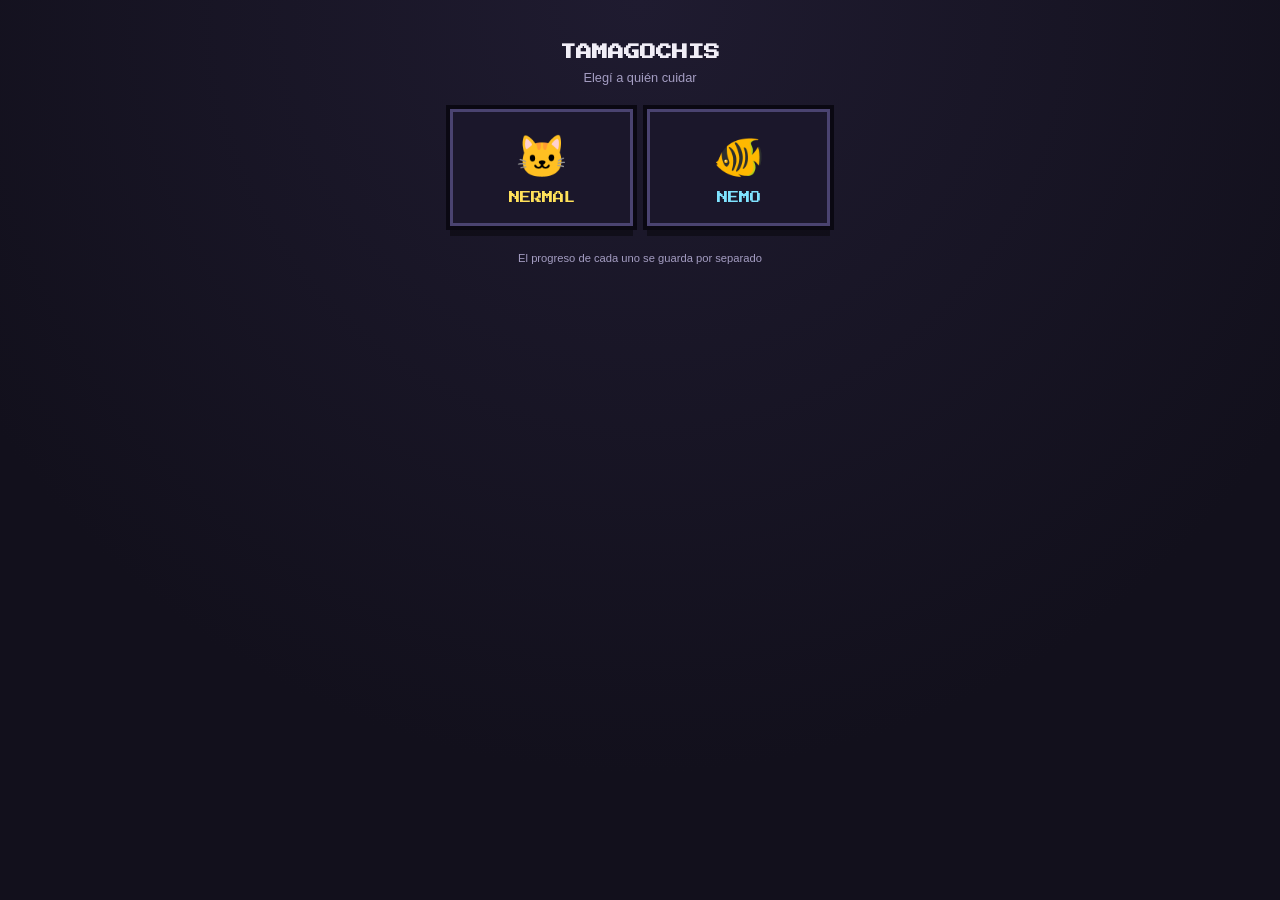
<file: index.html>
<!DOCTYPE html>
<html lang="es">
<head>
<meta charset="UTF-8">
<meta name="viewport" content="width=device-width, initial-scale=1.0">
<title>Tamagochis</title>
<link rel="preconnect" href="https://fonts.googleapis.com">
<link rel="preconnect" href="https://fonts.gstatic.com" crossorigin>
<link href="https://fonts.googleapis.com/css2?family=Press+Start+2P&display=swap" rel="stylesheet">
<link rel="stylesheet" href="common.css">
<style>
  .menu {
    width: 380px;
    max-width: 100%;
    text-align: center;
  }
  .subtitle { margin-bottom: 24px; }
  .cards {
    display: grid;
    grid-template-columns: 1fr 1fr;
    gap: 14px;
  }
  .card {
    display: block;
    text-decoration: none;
    color: var(--text);
    background: var(--shell);
    border: 3px solid var(--shell-border);
    box-shadow: 0 0 0 4px var(--screen), 0 10px 0 rgba(0, 0, 0, 0.4);
    padding: 24px 12px 20px;
    transition: transform 0.1s ease, border-color 0.15s ease;
  }
  .card:hover { border-color: var(--accent); }
  .card:active { transform: translateY(3px); box-shadow: 0 0 0 4px var(--screen), 0 6px 0 rgba(0, 0, 0, 0.4); }
  .card-art {
    font-size: 2.6rem;
    line-height: 1;
    margin-bottom: 14px;
  }
  .card-name {
    font-family: 'Press Start 2P', monospace;
    font-size: 0.7rem;
    color: var(--accent);
  }
  .card-cat { --accent: var(--cat); }
  .card-fish { --accent: var(--fish); }
  .foot {
    margin-top: 26px;
    font-size: 0.7rem;
    color: var(--text-dim);
  }
</style>
</head>
<body>
  <div class="menu">
    <h1>TAMAGOCHIS</h1>
    <div class="subtitle">Elegí a quién cuidar</div>

    <div class="cards">
      <a class="card card-cat" href="cat.html">
        <div class="card-art">🐱</div>
        <div class="card-name">NERMAL</div>
      </a>

      <a class="card card-fish" href="fish.html">
        <div class="card-art">🐠</div>
        <div class="card-name">NEMO</div>
      </a>
    </div>

    <div class="foot">El progreso de cada uno se guarda por separado</div>
  </div>
</body>
</html>
</file>
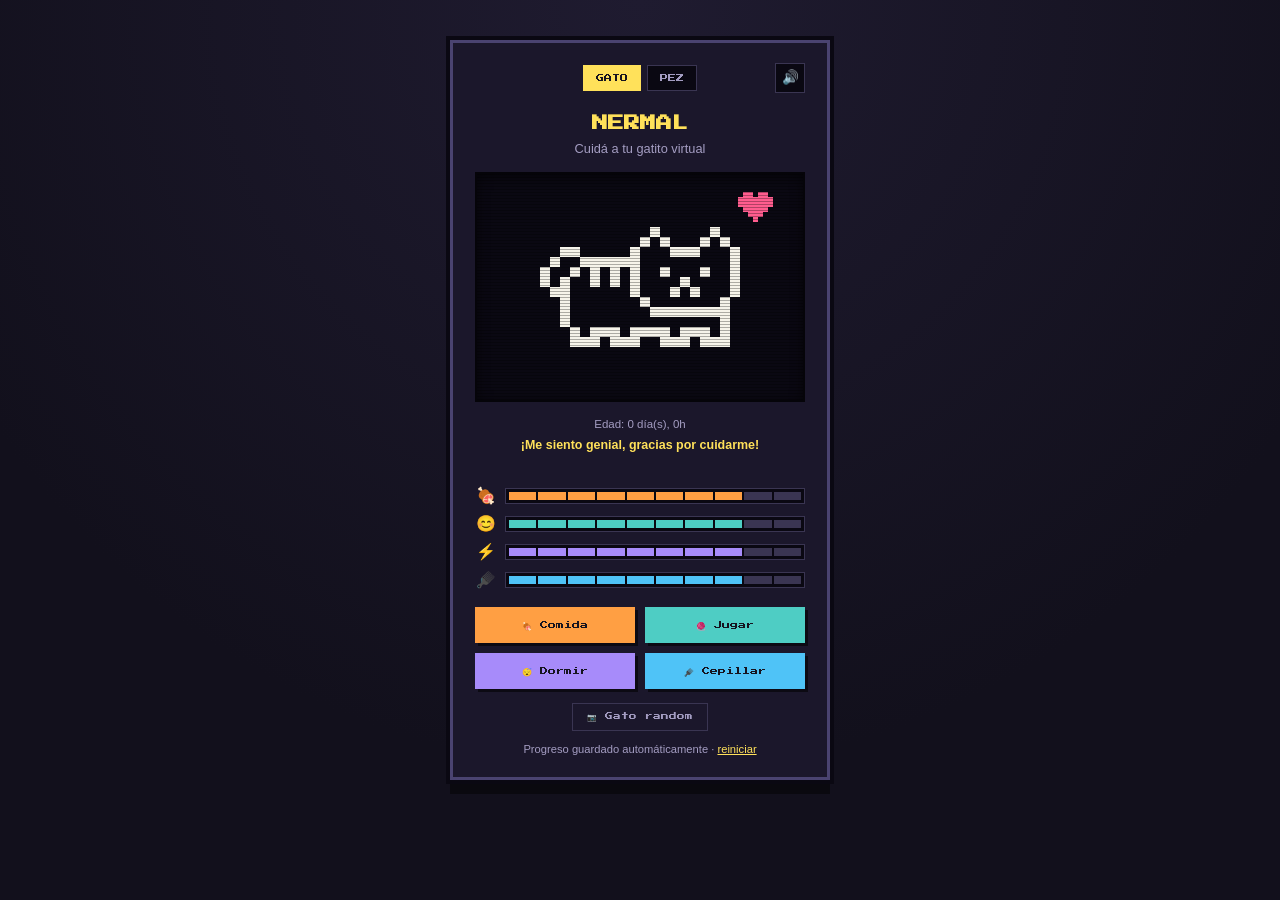
<file: cat.html>
<!DOCTYPE html>
<html lang="es">
<head>
<meta charset="UTF-8">
<meta name="viewport" content="width=device-width, initial-scale=1.0">
<title>Nermal · Tamagochis</title>
<link rel="preconnect" href="https://fonts.googleapis.com">
<link rel="preconnect" href="https://fonts.gstatic.com" crossorigin>
<link href="https://fonts.googleapis.com/css2?family=Press+Start+2P&display=swap" rel="stylesheet">
<link rel="stylesheet" href="common.css">
<style>
  :root { --accent: var(--cat); }
  .stage {
    display: flex;
    align-items: center;
    justify-content: center;
    padding: 18px 10px;
  }
  .cat {
    display: inline-block;
    line-height: 0;
    transition: transform 0.2s ease;
    cursor: pointer;
    user-select: none;
  }
  .cat-canvas {
    display: block;
    image-rendering: pixelated;
  }
  .photo-row {
    margin-bottom: 12px;
  }
  .photo-btn {
    background: transparent;
    border: 1px solid var(--line);
    color: var(--text-dim);
    font-family: 'Press Start 2P', monospace;
    font-size: 0.48rem;
    padding: 8px 14px;
  }
  .photo-btn:hover {
    color: var(--text);
    border-color: var(--accent);
    filter: none;
  }
  .photo-modal {
    position: fixed;
    inset: 0;
    z-index: 50;
    background: rgba(8, 6, 14, 0.82);
    display: flex;
    flex-direction: column;
    align-items: center;
    justify-content: center;
    gap: 18px;
    padding: 20px;
    cursor: pointer;
    animation: modalIn 0.18s ease-out;
  }
  .photo-modal.hidden { display: none; }
  @keyframes modalIn {
    from { opacity: 0; }
    to { opacity: 1; }
  }
  .polaroid {
    background: #f6f3ea;
    padding: 14px 14px 58px;
    box-shadow: 0 20px 45px rgba(0, 0, 0, 0.6);
    transform: rotate(-2deg);
    position: relative;
    animation: polaroidIn 0.28s cubic-bezier(0.2, 1.4, 0.5, 1);
  }
  @keyframes polaroidIn {
    from { transform: rotate(-2deg) scale(0.7); opacity: 0; }
    to { transform: rotate(-2deg) scale(1); opacity: 1; }
  }
  .polaroid-close {
    position: absolute;
    top: -14px;
    right: -14px;
    width: 34px;
    height: 34px;
    padding: 0;
    border: 3px solid #f6f3ea;
    border-radius: 50%;
    background: #e94560;
    color: #fff;
    font-size: 1.25rem;
    font-weight: 700;
    line-height: 1;
    box-shadow: 0 3px 10px rgba(0, 0, 0, 0.5);
    z-index: 2;
  }
  .polaroid-close:hover {
    background: #ff5d78;
    filter: none;
  }
  .polaroid-img {
    display: block;
    width: 260px;
    height: 260px;
    max-width: 68vw;
    max-height: 68vw;
    object-fit: cover;
    background: #ddd8cc;
  }
  .polaroid-img.loading { opacity: 0.25; }
  .polaroid-caption {
    position: absolute;
    left: 14px;
    right: 14px;
    bottom: 28px;
    text-align: center;
    font-family: 'Press Start 2P', monospace;
    font-size: 0.5rem;
    line-height: 1.6;
    color: #6b6486;
  }
  .polaroid-credit {
    position: absolute;
    left: 14px;
    right: 14px;
    bottom: 10px;
    text-align: center;
    font-size: 0.62rem;
    color: #8f89a3;
  }
  .polaroid-credit a { color: inherit; }
  .polaroid-credit a:hover { color: #4a4370; }
  .photo-hint {
    font-size: 0.7rem;
    color: rgba(255, 255, 255, 0.55);
  }
  .cat.bounce { animation: bounce 0.5s ease; }
  .cat.sleep { animation: sway 3s ease-in-out infinite; }
  .cat.sad { animation: shiver 0.4s ease; }
  @keyframes bounce {
    0%, 100% { transform: translateY(0); }
    50% { transform: translateY(-18px); }
  }
  @keyframes sway {
    0%, 100% { transform: rotate(-4deg); }
    50% { transform: rotate(4deg); }
  }
  @keyframes shiver {
    0%, 100% { transform: translateX(0); }
    25% { transform: translateX(-4px); }
    75% { transform: translateX(4px); }
  }
  .emote-canvas {
    position: absolute;
    top: 18px;
    right: 30px;
    image-rendering: pixelated;
    animation: emotePulse 1.6s ease-in-out infinite;
  }
  @keyframes emotePulse {
    0%, 100% { transform: translateY(0) scale(1); }
    50% { transform: translateY(-5px) scale(1.08); }
  }
  .play-overlay {
    position: absolute;
    inset: 3px;
    background: var(--screen);
    display: flex;
    flex-direction: column;
    align-items: center;
    justify-content: center;
    overflow: hidden;
    z-index: 5;
  }
  .play-overlay.hidden { display: none; }
  .chase-track {
    position: relative;
    width: 100%;
    height: 112px;
  }
  .chase-canvas {
    position: absolute;
    top: 34px;
    left: 0;
    image-rendering: pixelated;
  }
  .play-overlay.laser .chase-canvas { animation: chaseCatLaser 1.8s ease-in-out; }
  .tool-canvas {
    position: absolute;
    left: 0;
    image-rendering: pixelated;
  }
  /* brushing: the cat stays put while the brush strokes its back */
  .play-overlay.brush .chase-canvas {
    left: 26%;
    animation: brushWiggle 0.45s ease-in-out infinite;
  }
  .play-overlay.brush .tool-canvas {
    top: 0;
    animation: brushStroke 0.6s ease-in-out infinite;
  }
  @keyframes brushWiggle {
    0%, 100% { transform: translateY(0); }
    50% { transform: translateY(2px); }
  }
  @keyframes brushStroke {
    0%, 100% { left: 30%; }
    50% { left: 58%; }
  }
  .chase-target {
    position: absolute;
    top: 0;
    left: 0;
    font-size: 1.2rem;
  }
  .play-overlay.laser .chase-target { animation: chaseTargetLaser 1.8s ease-in-out; color: #ff3b3b; text-shadow: 0 0 6px #ff3b3b; }
  @keyframes chaseCatLaser {
    0% { left: 0; transform: rotate(0deg); }
    20% { left: 30%; transform: rotate(-4deg); }
    40% { left: 8%; transform: rotate(4deg); }
    60% { left: 42%; transform: rotate(-4deg); }
    80% { left: 15%; transform: rotate(4deg); }
    100% { left: 32%; transform: rotate(0deg); }
  }
  @keyframes chaseTargetLaser {
    0% { left: 15%; }
    20% { left: 55%; }
    40% { left: 25%; }
    60% { left: 75%; }
    80% { left: 35%; }
    100% { left: 60%; }
  }
  .play-caption {
    margin-top: 6px;
    font-size: 0.72rem;
    color: var(--text-dim);
  }
  .stats { margin-bottom: 18px; }
  .stat-row {
    display: flex;
    align-items: center;
    gap: 8px;
    margin-bottom: 9px;
  }
  .stat-row .icon { width: 22px; text-align: center; font-size: 1rem; }
  .bar-track {
    flex: 1;
    display: flex;
    gap: 2px;
    background: var(--screen);
    border: 1px solid var(--line);
    padding: 3px;
    height: 16px;
  }
  .bar-seg {
    flex: 1;
    background: var(--line);
    transition: background 0.25s ease;
  }
  .bar-seg.on { background: var(--seg-color, var(--accent)); }
  #btn-feed { background: var(--feed); }
  #btn-play { background: var(--play); }
  #btn-sleep { background: var(--sleep); }
  #btn-clean { background: var(--clean); }
</style>
</head>
<body>
  <div class="game">
    <div class="topbar">
      <nav class="tabs">
        <a href="cat.html" class="active">GATO</a>
        <a href="fish.html">PEZ</a>
      </nav>
      <button id="btn-mute" class="mute-btn" aria-pressed="false" title="Silenciar">🔊</button>
    </div>
    <h1 id="petName">NERMAL</h1>
    <div class="subtitle">Cuidá a tu gatito virtual</div>

    <div class="stage">
      <canvas id="emoteCanvas" class="emote-canvas" style="display:none;"></canvas>
      <div id="cat" class="cat"><canvas id="catCanvas" class="cat-canvas"></canvas></div>
      <div id="playOverlay" class="play-overlay hidden">
        <div class="chase-track">
          <span id="chaseTarget" class="chase-target"></span>
          <canvas id="chaseCanvas" class="chase-canvas"></canvas>
          <canvas id="toolCanvas" class="tool-canvas" style="display:none;"></canvas>
        </div>
        <div class="play-caption" id="playCaption"></div>
      </div>
    </div>

    <div class="age" id="age">Edad: 0 días</div>
    <div class="status-line" id="statusLine">¡Hola! Estoy listo para jugar.</div>

    <div class="stats">
      <div class="stat-row">
        <span class="icon">🍖</span>
        <div class="bar-track" id="bar-hunger" style="--seg-color:var(--feed)"></div>
      </div>
      <div class="stat-row">
        <span class="icon">😊</span>
        <div class="bar-track" id="bar-happy" style="--seg-color:var(--play)"></div>
      </div>
      <div class="stat-row">
        <span class="icon">⚡</span>
        <div class="bar-track" id="bar-energy" style="--seg-color:var(--sleep)"></div>
      </div>
      <div class="stat-row">
        <span class="icon">🪮</span>
        <div class="bar-track" id="bar-clean" style="--seg-color:var(--clean)"></div>
      </div>
    </div>

    <div class="buttons">
      <button id="btn-feed">🍖 Comida</button>
      <button id="btn-play">🧶 Jugar</button>
      <button id="btn-sleep">😴 Dormir</button>
      <button id="btn-clean">🪮 Cepillar</button>
    </div>

    <div class="photo-row">
      <button id="btn-photo" class="photo-btn">📷 Gato random</button>
    </div>

    <div class="footer-row">
      Progreso guardado automáticamente · <button class="reset-link" id="resetBtn">reiniciar</button>
    </div>
  </div>

  <div id="photoModal" class="photo-modal hidden">
    <div class="polaroid">
      <button id="btn-photo-close" class="polaroid-close" aria-label="cerrar">×</button>
      <img id="photoImg" class="polaroid-img" alt="un gato random">
      <div class="polaroid-caption" id="photoCaption"></div>
      <div class="polaroid-credit">
        foto de <a id="photoCredit" href="https://cataas.com" target="_blank" rel="noopener">cataas.com</a>
      </div>
    </div>
    <div class="photo-hint">tocá en cualquier lado para cerrar</div>
  </div>

  <audio id="meow1" src="sounds/meow-1889.mp3" preload="auto"></audio>
  <audio id="meow2" src="sounds/meow-1890.mp3" preload="auto"></audio>

<script>
(function() {
  const SAVE_KEY = 'michi-tamagotchi-save-v1';
  const SEGMENTS = 10;
  const TICK_MS = 3000;
  // points lost per tick: a full hunger bar lasts ~40 min
  const DECAY = { hunger: 0.12, happy: 0.1, energy: 0.08, clean: 0.07 };
  const SLEEP_REGEN = 1.5;  // energy gained per tick asleep: 0 -> 100 in ~3 min
  const DEFAULT_NAME = 'NERMAL';
  const MUTE_KEY = 'tamagochis-muted';

  const els = {
    cat: document.getElementById('cat'),
    statusLine: document.getElementById('statusLine'),
    age: document.getElementById('age'),
    petName: document.getElementById('petName'),
    btnMute: document.getElementById('btn-mute'),
    bars: {
      hunger: document.getElementById('bar-hunger'),
      happy: document.getElementById('bar-happy'),
      energy: document.getElementById('bar-energy'),
      clean: document.getElementById('bar-clean'),
    },
    btnFeed: document.getElementById('btn-feed'),
    btnPlay: document.getElementById('btn-play'),
    btnSleep: document.getElementById('btn-sleep'),
    btnClean: document.getElementById('btn-clean'),
    resetBtn: document.getElementById('resetBtn'),
    photoModal: document.getElementById('photoModal'),
    btnPhotoClose: document.getElementById('btn-photo-close'),
    btnPhoto: document.getElementById('btn-photo'),
    photoImg: document.getElementById('photoImg'),
    photoCaption: document.getElementById('photoCaption'),
    playOverlay: document.getElementById('playOverlay'),
    chaseCanvas: document.getElementById('chaseCanvas'),
    toolCanvas: document.getElementById('toolCanvas'),
    chaseTarget: document.getElementById('chaseTarget'),
    playCaption: document.getElementById('playCaption'),
    catCanvas: document.getElementById('catCanvas'),
    emoteCanvas: document.getElementById('emoteCanvas'),
  };

  // build pixel-bar segments once
  Object.values(els.bars).forEach(track => {
    for (let i = 0; i < SEGMENTS; i++) {
      const seg = document.createElement('div');
      seg.className = 'bar-seg';
      track.appendChild(seg);
    }
  });

  function defaultState() {
    return {
      hunger: 80,
      happy: 80,
      energy: 80,
      clean: 80,
      asleep: false,
      birthTime: Date.now(),
      lastUpdate: Date.now(),
      name: DEFAULT_NAME,
      godMode: false,
    };
  }

  let state = load();

  function load() {
    try {
      const raw = localStorage.getItem(SAVE_KEY);
      if (!raw) return defaultState();
      const saved = JSON.parse(raw);
      if (saved.name === 'MICHI') saved.name = DEFAULT_NAME;  // old default name
      return Object.assign(defaultState(), saved);
    } catch (e) {
      return defaultState();
    }
  }

  // Shared with the fish page, so muting one mutes both.
  let muted = false;
  try { muted = localStorage.getItem(MUTE_KEY) === '1'; } catch (e) {}

  function setMuted(value) {
    muted = value;
    try { localStorage.setItem(MUTE_KEY, muted ? '1' : '0'); } catch (e) {}
    if (muted) stopCurrentSound();
    renderMute();
  }

  function renderMute() {
    els.btnMute.textContent = muted ? '🔇' : '🔊';
    els.btnMute.setAttribute('aria-pressed', String(muted));
    els.btnMute.title = muted ? 'Activar sonido' : 'Silenciar';
  }

  // 'NERMAL' -> 'Nermal', for use inside sentences
  function displayName() {
    return state.name.charAt(0) + state.name.slice(1).toLowerCase();
  }

  function save() {
    localStorage.setItem(SAVE_KEY, JSON.stringify(state));
  }

  function clamp(v) {
    return Math.max(0, Math.min(100, v));
  }

  function applyDecaySince(lastTime) {
    const now = Date.now();
    const elapsedSeconds = Math.max(0, (now - lastTime) / 1000);
    const ticks = elapsedSeconds / (TICK_MS / 1000);
    if (ticks <= 0 || state.godMode) return;
    const sleepFactor = state.asleep ? 0.3 : 1;
    state.hunger = clamp(state.hunger - DECAY.hunger * ticks * sleepFactor);
    state.happy = clamp(state.happy - DECAY.happy * ticks * sleepFactor);
    state.clean = clamp(state.clean - DECAY.clean * ticks * sleepFactor);
    if (state.asleep) {
      state.energy = clamp(state.energy + SLEEP_REGEN * ticks);
      if (state.energy >= 100) state.asleep = false;
    } else {
      state.energy = clamp(state.energy - DECAY.energy * ticks);
    }
  }

  function updateBarTrack(track, value) {
    const filled = Math.round((value / 100) * SEGMENTS);
    const segs = track.children;
    for (let i = 0; i < segs.length; i++) {
      segs[i].classList.toggle('on', i < filled);
    }
  }

  function updateBars() {
    updateBarTrack(els.bars.hunger, state.hunger);
    updateBarTrack(els.bars.happy, state.happy);
    updateBarTrack(els.bars.energy, state.energy);
    updateBarTrack(els.bars.clean, state.clean);
  }

  function updateAge() {
    const days = Math.floor((Date.now() - state.birthTime) / (1000 * 60 * 60 * 24));
    const hours = Math.floor(((Date.now() - state.birthTime) / (1000 * 60 * 60)) % 24);
    els.age.textContent = `Edad: ${days} día(s), ${hours}h`;
  }

  function currentMood() {
    const avg = (state.hunger + state.happy + state.energy + state.clean) / 4;
    if (state.asleep) return 'sleep';
    if (avg < 30) return 'sad';
    if (state.hunger < 25) return 'hungry';
    if (state.clean < 25) return 'dirty';
    if (avg > 75) return 'happy';
    return 'neutral';
  }

  // Random photo of a real cat from cataas.com (no API key needed).
  function showRandomPhoto() {
    els.photoModal.classList.remove('hidden');
    els.photoImg.classList.add('loading');
    els.photoCaption.textContent = 'buscando...';
    els.photoImg.src = 'https://cataas.com/cat?width=500&r=' + Date.now();
  }

  function hidePhoto() {
    els.photoModal.classList.add('hidden');
    els.photoImg.removeAttribute('src');
  }

  // 'o' = filled pixel, '.' = transparent.
  const SPRITE_BASE = [
    '...........o.....o..',
    '..........o.o...o.o.',
    '..oo.....o...ooo...o',
    '.o..oooooo.........o',
    'o..o.o.o.o..o...o..o',
    'o.o..o.o.o....o....o',
    '.oo......o...o.o...o',
    '..o.......o.......o.',
    '..o........oooooooo.',
    '..o...............o.',
    '...o.ooo.oooo.ooo.o.',
    '...ooo.ooo..ooo.ooo.',
  ];

  // Second frame of the run cycle: rows that replace the paws.
  const PAWS_UP = {
    10: '...o.ooo.oooo.ooo.o.',
    11: '..ooo.ooo..ooo.ooo..',
  };

  const INK = '#f6f3ea';

  // The sprite is too small for facial expressions, so mood is shown as an
  // emote next to the cat.
  const EMOTES = {
    happy: {
      color: '#ff5d8f',
      rows: [
        '.oo.oo.',
        'ooooooo',
        'ooooooo',
        '.ooooo.',
        '..ooo..',
        '...o...',
      ],
    },
    hungry: {
      color: '#ffb14e',
      rows: [
        '.......',
        '..o...o',
        '.ooo.oo',
        'ooooooo',
        '.ooo.oo',
        '..o...o',
      ],
    },
    sad: {
      color: '#6ec6ff',
      rows: [
        '...o...',
        '...o...',
        '..ooo..',
        '.ooooo.',
        '.ooooo.',
        '..ooo..',
      ],
    },
    dirty: {
      color: '#b6a77d',
      rows: [
        '..ooo..',
        '.ooooo.',
        'oo.o.oo',
        'ooooooo',
        '.o.o.o.',
        '..o.o..',
      ],
    },
    sleep: {
      color: '#ffe15a',
      rows: [
        'ooooooo',
        '.....oo',
        '...ooo.',
        '..ooo..',
        'oo.....',
        'ooooooo',
      ],
    },
  };

  function drawPixelRows(canvas, rows, color, scale) {
    const w = rows[0].length;
    const h = rows.length;
    canvas.width = w * scale;
    canvas.height = h * scale;
    const ctx = canvas.getContext('2d');
    ctx.clearRect(0, 0, canvas.width, canvas.height);
    ctx.fillStyle = color;
    for (let y = 0; y < h; y++) {
      for (let x = 0; x < w; x++) {
        if (rows[y][x] === 'o') ctx.fillRect(x * scale, y * scale, scale, scale);
      }
    }
  }

  function drawEmote(mood) {
    const emote = EMOTES[mood];
    if (!emote) {
      els.emoteCanvas.style.display = 'none';
      return;
    }
    drawPixelRows(els.emoteCanvas, emote.rows, emote.color, 5);
    els.emoteCanvas.style.display = 'block';
  }

  function drawSprite(canvas, variant, scale) {
    const rows = SPRITE_BASE.map((row, i) => (variant && PAWS_UP[i]) || row);
    drawPixelRows(canvas, rows, INK, scale);
  }

  function statusFor(mood) {
    switch (mood) {
      case 'sleep': return 'Zzz... durmiendo tranquilo.';
      case 'sad': return 'Me siento muy triste, necesito atención...';
      case 'hungry': return 'Tengo hambre, ¿me das de comer?';
      case 'dirty': return 'Estoy despeinado, ¡un cepillado me vendría bien!';
      case 'happy': return '¡Me siento genial, gracias por cuidarme!';
      default: return 'Todo tranquilo por aquí.';
    }
  }

  drawSprite(els.catCanvas, 0, 10);

  function render() {
    updateBars();
    updateAge();
    const mood = currentMood();
    els.petName.textContent = state.name;
    els.statusLine.textContent = statusFor(mood);
    drawEmote(mood);
    els.cat.className = 'cat'
      + (state.asleep ? ' sleep' : (mood === 'sad' ? ' sad' : ''));

    const disableActive = state.asleep;
    els.btnFeed.disabled = disableActive;
    els.btnPlay.disabled = disableActive;
    els.btnClean.disabled = disableActive;
    els.btnSleep.textContent = state.asleep ? '☀️ Despertar' : '😴 Dormir';
  }

  let audioCtx = null;
  function getAudioCtx() {
    if (!audioCtx) audioCtx = new (window.AudioContext || window.webkitAudioContext)();
    if (audioCtx.state === 'suspended') audioCtx.resume();
    return audioCtx;
  }

  let currentClip = null;
  let current8bit = null;

  function stopCurrentSound() {
    if (currentClip) {
      currentClip.pause();
      currentClip.currentTime = 0;
      currentClip = null;
    }
    if (current8bit) {
      const { osc, gain, ctx } = current8bit;
      const now = ctx.currentTime;
      try {
        gain.gain.cancelScheduledValues(now);
        gain.gain.setValueAtTime(gain.gain.value, now);
        gain.gain.linearRampToValueAtTime(0.0001, now + 0.02);
        osc.stop(now + 0.03);
      } catch (e) {
        // already stopped
      }
      current8bit = null;
    }
  }

  function playMeow8bit(ctx, now) {
    const osc = ctx.createOscillator();
    const gain = ctx.createGain();
    osc.type = 'square';
    osc.connect(gain);
    gain.connect(ctx.destination);
    current8bit = { osc, gain, ctx };
    osc.onended = () => { if (current8bit && current8bit.osc === osc) current8bit = null; };

    const steps = [
      [0.000, 330], [0.030, 330],
      [0.030, 494], [0.060, 494],
      [0.060, 660], [0.100, 660],
      [0.100, 587], [0.140, 587],
      [0.140, 440], [0.190, 440],
      [0.190, 349], [0.240, 349],
    ];
    steps.forEach(([t, f]) => osc.frequency.setValueAtTime(f, now + t));

    gain.gain.setValueAtTime(0.0001, now);
    gain.gain.setValueAtTime(0.16, now + 0.005);
    gain.gain.setValueAtTime(0.16, now + 0.20);
    gain.gain.exponentialRampToValueAtTime(0.0001, now + 0.26);

    osc.start(now);
    osc.stop(now + 0.27);
  }

  const meowClips = [
    document.getElementById('meow1'),
    document.getElementById('meow2'),
  ];

  function playMeowSample() {
    const clip = meowClips[Math.floor(Math.random() * meowClips.length)];
    clip.currentTime = 0;
    clip.volume = 0.7;
    currentClip = clip;
    clip.onended = () => { if (currentClip === clip) currentClip = null; };
    const started = clip.play();
    if (started && started.catch) {
      // fall back to the chiptune meow if the mp3 can't play
      started.catch(() => {
        currentClip = null;
        const ctx = getAudioCtx();
        playMeow8bit(ctx, ctx.currentTime);
      });
    }
  }

  function playMeow() {
    if (muted) return;
    try {
      stopCurrentSound();
      playMeowSample();
    } catch (e) {
      // audio unavailable
    }
  }

  function bounceCat() {
    els.cat.classList.add('bounce');
    setTimeout(() => els.cat.classList.remove('bounce'), 500);
  }

  let playAnimTimer = null;
  let chaseFrameTimer = null;

  function runPlayAnimation() {
    clearTimeout(playAnimTimer);
    clearInterval(chaseFrameTimer);
    els.playOverlay.classList.remove('laser', 'brush', 'hidden');
    void els.playOverlay.offsetWidth; // restart CSS animations

    let frame = 0;
    drawSprite(els.chaseCanvas, 0, 6);
    chaseFrameTimer = setInterval(() => {
      frame = (frame + 1) % 2;
      drawSprite(els.chaseCanvas, frame, 6);
    }, 170);

    els.chaseTarget.textContent = '●';
    els.chaseTarget.style.display = 'block';
    els.toolCanvas.style.display = 'none';
    els.playCaption.textContent = '¡' + displayName() + ' persigue el láser!';
    els.playOverlay.classList.add('laser');
    els.cat.style.visibility = 'hidden';
    playAnimTimer = setTimeout(() => {
      clearInterval(chaseFrameTimer);
      els.playOverlay.classList.add('hidden');
      els.playOverlay.classList.remove('laser');
      els.cat.style.visibility = 'visible';
    }, 1800);
  }

  // Side view: handle on top, bristles below.
  const BRUSH = [
    'ooooooo',
    'ooooooo',
    'o.o.o.o',
    'o.o.o.o',
  ];

  function runBrushAnimation() {
    clearTimeout(playAnimTimer);
    clearInterval(chaseFrameTimer);
    els.playOverlay.classList.remove('laser', 'brush', 'hidden');
    void els.playOverlay.offsetWidth; // restart CSS animations

    drawSprite(els.chaseCanvas, 0, 6);
    els.chaseTarget.style.display = 'none';
    drawPixelRows(els.toolCanvas, BRUSH, '#ffd27f', 5);
    els.toolCanvas.style.display = 'block';
    els.playCaption.textContent = '¡' + displayName() + ' se deja cepillar!';
    els.playOverlay.classList.add('brush');
    els.cat.style.visibility = 'hidden';
    playAnimTimer = setTimeout(() => {
      els.playOverlay.classList.add('hidden');
      els.playOverlay.classList.remove('brush');
      els.toolCanvas.style.display = 'none';
      els.cat.style.visibility = 'visible';
    }, 1800);
  }

  function feed() {
    if (state.asleep) return;
    state.hunger = clamp(state.hunger + 25);
    state.happy = clamp(state.happy + 3);
    bounceCat();
    tick();
  }

  function play() {
    if (state.asleep) return;
    state.happy = clamp(state.happy + 20);
    state.energy = clamp(state.energy - 10);
    state.hunger = clamp(state.hunger - 5);
    runPlayAnimation();
    tick();
  }

  function toggleSleep() {
    state.asleep = !state.asleep;
    tick();
  }

  function cleanCat() {
    if (state.asleep) return;
    state.clean = clamp(state.clean + 30);
    state.happy = clamp(state.happy + 5);
    runBrushAnimation();
    tick();
  }

  function tick() {
    applyDecaySince(state.lastUpdate);
    state.lastUpdate = Date.now();
    render();
    save();
  }

  els.cat.addEventListener('click', playMeow);
  els.btnMute.addEventListener('click', () => setMuted(!muted));
  els.btnFeed.addEventListener('click', feed);
  els.btnPlay.addEventListener('click', play);
  els.btnSleep.addEventListener('click', toggleSleep);
  els.btnClean.addEventListener('click', cleanCat);

  els.btnPhoto.addEventListener('click', showRandomPhoto);
  els.btnPhotoClose.addEventListener('click', hidePhoto);
  els.photoModal.addEventListener('click', hidePhoto);
  // the credit link opens in a new tab without closing the photo
  document.getElementById('photoCredit').addEventListener('click', (e) => e.stopPropagation());
  document.addEventListener('keydown', (e) => {
    if (e.key === 'Escape') hidePhoto();
  });
  els.photoImg.addEventListener('load', () => {
    els.photoImg.classList.remove('loading');
    els.photoCaption.textContent = 'un gato cualquiera';
  });
  els.photoImg.addEventListener('error', () => {
    els.photoImg.classList.remove('loading');
    els.photoCaption.textContent = 'no se pudo traer la foto :(';
  });
  els.resetBtn.addEventListener('click', () => {
    if (confirm('¿Reiniciar el juego? Se perderá el progreso de ' + displayName() + '.')) {
      state = defaultState();
      save();
      render();
    }
  });

  applyDecaySince(state.lastUpdate);
  state.lastUpdate = Date.now();
  save();
  render();
  renderMute();

  setInterval(tick, TICK_MS);

  // ---- console cheats ----
  const STATS = ['hunger', 'happy', 'energy', 'clean'];
  const DAY_MS = 86400000;

  function setStat(name, value) {
    const key = String(name).toLowerCase();
    if (!STATS.includes(key)) return 'Unknown stat. Use: ' + STATS.join(', ') + '.';
    state[key] = clamp(Number(value));
    tick();
    return key + ' = ' + Math.round(state[key]);
  }

  window.cat = {
    help() {
      console.log([
        '',
        '  ╔══════════════════════════════════╗',
        '  ║   CAT · console cheats           ║',
        '  ╚══════════════════════════════════╝',
        '',
        '  cat.status()              show stats',
        '  cat.fill()                everything to 100',
        '  cat.drain()               everything to 0',
        '  cat.set("hunger", 50)     set one stat',
        '  cat.god()                 toggle: stats stop decaying',
        '  cat.age(30)               add days of age',
        '  cat.rename("Pelusa")      rename the cat',
        '  cat.meow()                meow',
        '  cat.play()                play animation',
        '  cat.photo()               random photo of a real cat',
        '  cat.reset()               wipe the save',
        '',
        '  stats: ' + STATS.join(', '),
        '',
      ].join('\n'));
    },
    status() {
      return {
        name: state.name,
        hunger: Math.round(state.hunger),
        happy: Math.round(state.happy),
        energy: Math.round(state.energy),
        clean: Math.round(state.clean),
        asleep: state.asleep,
        godMode: state.godMode,
        ageDays: Math.floor((Date.now() - state.birthTime) / DAY_MS),
      };
    },
    set: setStat,
    fill() {
      state.hunger = state.happy = state.energy = state.clean = 100;
      tick();
      return 'All stats at 100.';
    },
    drain() {
      state.hunger = state.happy = state.energy = state.clean = 0;
      tick();
      return 'All stats at 0.';
    },
    god() {
      state.godMode = !state.godMode;
      tick();
      return 'God mode ' + (state.godMode ? 'ON: stats no longer decay.' : 'OFF.');
    },
    age(days) {
      state.birthTime -= (Number(days) || 1) * DAY_MS;
      tick();
      return state.name + ' is now ' + Math.floor((Date.now() - state.birthTime) / DAY_MS) + ' day(s) old.';
    },
    rename(newName) {
      if (!newName) return 'Name: ' + state.name;
      state.name = String(newName).toUpperCase().slice(0, 12);
      tick();
      return 'Renamed to ' + state.name;
    },
    meow() { playMeow(); },
    play() { play(); },
    photo() { showRandomPhoto(); },
    reset() {
      state = defaultState();
      save();
      render();
      return 'Save wiped.';
    },
  };

  console.log(
    '%c' + [
      '',
      '   /\\_/\\   ' + '  the cat is listening...',
      '  ( o.o )  ' + '  type cat.help() for cheats',
      '   > ^ <   ',
      '',
    ].join('\n'),
    'color:#ffe15a; font-family:monospace; font-size:12px;'
  );
})();
</script>
</body>
</html>
</file>
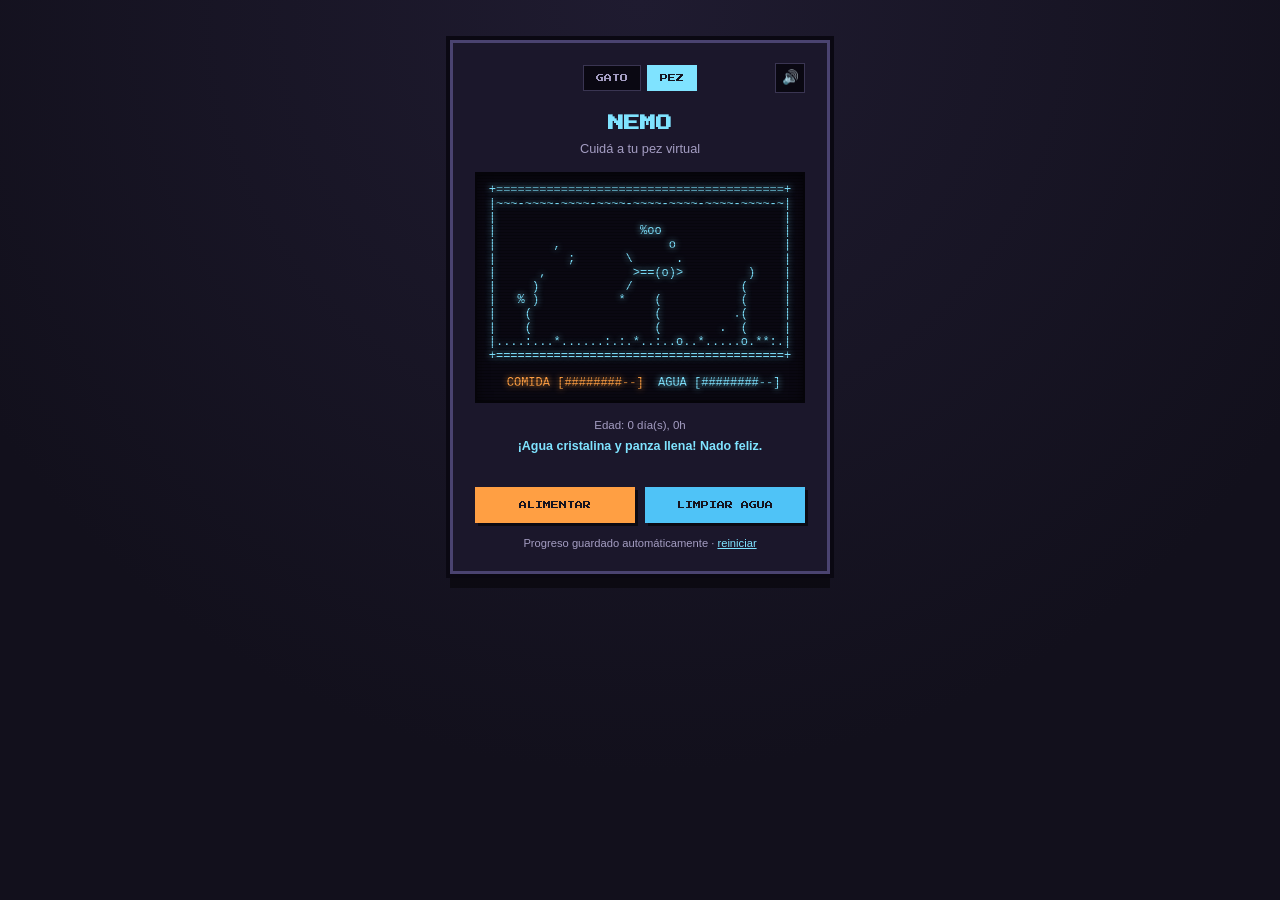
<file: fish.html>
<!DOCTYPE html>
<html lang="es">
<head>
<meta charset="UTF-8">
<meta name="viewport" content="width=device-width, initial-scale=1.0">
<title>Nemo · Tamagochis</title>
<link rel="preconnect" href="https://fonts.googleapis.com">
<link rel="preconnect" href="https://fonts.gstatic.com" crossorigin>
<link href="https://fonts.googleapis.com/css2?family=Press+Start+2P&display=swap" rel="stylesheet">
<link rel="stylesheet" href="common.css">
<style>
  :root {
    --accent: var(--fish);
    --water: var(--fish);
    --water-dirty: #9fd15a;
    --water-hungry: #ffd27f;
    --water-bad: #ef7a5f;
  }
  .stage { padding: 10px 6px; }
  .screen {
    margin: 0;
    font-family: 'Courier New', Courier, monospace;
    font-size: 12px;
    line-height: 1.15;
    white-space: pre;
    color: var(--water);
    text-shadow: 0 0 6px currentColor;
    cursor: pointer;
    user-select: none;
    transition: color 0.4s ease;
  }
  .screen.mood-hungry   { color: var(--water-hungry); }
  .screen.mood-dirty    { color: var(--water-dirty); }
  .screen.mood-terrible { color: var(--water-bad); }
  /* characters drawn in their own color instead of the water tint */
  .screen .ink-food { color: var(--feed); text-shadow: 0 0 6px currentColor; }
  #btn-feed { background: var(--feed); }
  #btn-clean { background: var(--clean); }
  @media (max-width: 400px) {
    .screen { font-size: 10px; }
  }
</style>
</head>
<body>
  <div class="game">
    <div class="topbar">
      <nav class="tabs">
        <a href="cat.html">GATO</a>
        <a href="fish.html" class="active">PEZ</a>
      </nav>
      <button id="btn-mute" class="mute-btn" aria-pressed="false" title="Silenciar">🔊</button>
    </div>
    <h1 id="petName">NEMO</h1>
    <div class="subtitle">Cuidá a tu pez virtual</div>

    <div class="stage">
      <pre id="screen" class="screen"></pre>
    </div>

    <div class="age" id="age">Edad: 0 días</div>
    <div class="status-line" id="statusLine">Todo tranquilo en la pecera.</div>

    <div class="buttons">
      <button id="btn-feed">ALIMENTAR</button>
      <button id="btn-clean">LIMPIAR AGUA</button>
    </div>

    <div class="footer-row">
      Progreso guardado automáticamente · <button class="reset-link" id="resetBtn">reiniciar</button>
    </div>
  </div>

<script>
(function () {
  const SAVE_KEY = 'pecera-tamagotchi-save-v1';
  const TICK_MS = 3000;     // stat decay interval
  const FRAME_MS = 140;     // ASCII redraw interval
  const W = 40;             // tank inner width, in characters
  const H = 11;             // tank inner height (row 0 = surface, last = gravel)
  const SEGMENTS = 10;
  // points lost per tick: a full food bar lasts ~40 min
  const DECAY = { food: 0.12, water: 0.07 };
  const DEFAULT_NAME = 'NEMO';
  const MUTE_KEY = 'tamagochis-muted';

  const els = {
    screen: document.getElementById('screen'),
    statusLine: document.getElementById('statusLine'),
    age: document.getElementById('age'),
    petName: document.getElementById('petName'),
    btnFeed: document.getElementById('btn-feed'),
    btnClean: document.getElementById('btn-clean'),
    btnMute: document.getElementById('btn-mute'),
    resetBtn: document.getElementById('resetBtn'),
  };

  function defaultState() {
    return {
      food: 80,
      water: 80,
      birthTime: Date.now(),
      lastUpdate: Date.now(),
      name: DEFAULT_NAME,
      godMode: false,
    };
  }

  function load() {
    try {
      const raw = localStorage.getItem(SAVE_KEY);
      if (!raw) return defaultState();
      const saved = JSON.parse(raw);
      if (saved.name === 'BURBUJA') saved.name = DEFAULT_NAME;  // old default name
      delete saved.sound;  // replaced by the shared mute setting
      return Object.assign(defaultState(), saved);
    } catch (e) {
      return defaultState();
    }
  }

  let state = load();

  // Shared with the cat page, so muting one mutes both.
  let muted = false;
  try { muted = localStorage.getItem(MUTE_KEY) === '1'; } catch (e) {}

  function setMuted(value) {
    muted = value;
    try { localStorage.setItem(MUTE_KEY, muted ? '1' : '0'); } catch (e) {}
    renderMute();
  }

  function renderMute() {
    els.btnMute.textContent = muted ? '🔇' : '🔊';
    els.btnMute.setAttribute('aria-pressed', String(muted));
    els.btnMute.title = muted ? 'Activar sonido' : 'Silenciar';
  }

  function save() {
    try {
      localStorage.setItem(SAVE_KEY, JSON.stringify(state));
    } catch (e) {
      // storage unavailable: keep playing without saving
    }
  }

  function clamp(v) { return Math.max(0, Math.min(100, v)); }

  function applyDecaySince(lastTime) {
    const ticks = Math.max(0, (Date.now() - lastTime) / TICK_MS);
    if (ticks <= 0 || state.godMode) return;
    // dirty water stresses the fish, so it gets hungry faster
    const stress = state.water < 20 ? 1.4 : 1;
    state.food = clamp(state.food - DECAY.food * ticks * stress);
    state.water = clamp(state.water - DECAY.water * ticks);
  }

  function currentMood() {
    if (state.food < 25 && state.water < 25) return 'terrible';
    if (state.food < 25) return 'hungry';
    if (state.water < 25) return 'dirty';
    if ((state.food + state.water) / 2 > 75) return 'happy';
    return 'neutral';
  }

  function statusFor(mood) {
    switch (mood) {
      case 'terrible': return 'Hambre y agua podrida... ¡necesito las dos cosas ya!';
      case 'hungry':   return 'Tengo hambre, ¿me tirás unas escamitas?';
      case 'dirty':    return 'El agua está turbia, ¡subo a la superficie a respirar!';
      case 'happy':    return '¡Agua cristalina y panza llena! Nado feliz.';
      default:         return 'Todo tranquilo en la pecera.';
    }
  }

  // Seeded RNG so junk and gravel are placed once and don't jump around
  // between frames.
  function seeded(seed) {
    let s = seed;
    return function () {
      s = (s * 1103515245 + 12345) % 2147483648;
      return s / 2147483648;
    };
  }

  const JUNK = (function () {
    const rnd = seeded(1337);
    const chars = '.,:;*%';
    const spots = [];
    for (let i = 0; i < 30; i++) {
      spots.push({
        x: 1 + Math.floor(rnd() * (W - 2)),
        y: 1 + Math.floor(rnd() * (H - 2)),
        ch: chars[Math.floor(rnd() * chars.length)],
        drift: rnd() < 0.5 ? -1 : 1,
      });
    }
    return spots;
  })();

  const GRAVEL = (function () {
    const rnd = seeded(99);
    const chars = '..:..o.:.*';
    let row = '';
    for (let x = 0; x < W; x++) row += chars[Math.floor(rnd() * chars.length)];
    return row;
  })();

  const PLANTS = [{ x: 4, h: 4 }, { x: 22, h: 3 }, { x: 34, h: 5 }];

  // '@' is the eye, replaced according to mood.
  const FISH_R = [
    ['\\       ',
     ' >==(@)>',
     '/       '],
    ['/       ',
     ' >==(@)>',
     '\\       '],
  ];
  const FISH_L = [
    ['       /',
     '<(@)==< ',
     '       \\'],
    ['       \\',
     '<(@)==< ',
     '       /'],
  ];
  const FISH_W = 8;
  const FISH_H = 3;

  const fish = { x: 12, y: 4, dir: 1, targetY: 4, wander: 0 };
  let pellets = [];
  let bubbles = [];
  let sweep = -1;      // cleaning cloth column; -1 = not cleaning
  let frame = 0;

  function moodEye(mood) {
    if (mood === 'terrible') return 'x';
    if (mood === 'hungry') return 'O';
    if (mood === 'dirty') return '-';
    return 'o';
  }

  function moodSpeed(mood) {
    switch (mood) {
      case 'terrible': return 0.25;
      case 'hungry':   return 0.45;
      case 'dirty':    return 0.40;
      case 'happy':    return 0.90;
      default:         return 0.70;
    }
  }

  function mouth() {
    return { x: Math.round(fish.x) + (fish.dir > 0 ? FISH_W - 1 : 0), y: Math.round(fish.y) + 1 };
  }

  function nearestPellet() {
    let best = null;
    let bestD = Infinity;
    for (const p of pellets) {
      if (p.delay > 0) continue;
      const d = Math.abs(p.x - fish.x) + Math.abs(p.y - fish.y);
      if (d < bestD) { bestD = d; best = p; }
    }
    return best;
  }

  function stepFish(mood) {
    const speed = moodSpeed(mood);
    const target = mood === 'terrible' ? null : nearestPellet();

    if (target) {
      const center = fish.x + FISH_W / 2;
      if (Math.abs(target.x - center) > 1) fish.dir = target.x > center ? 1 : -1;
      fish.targetY = Math.max(1, Math.min(H - FISH_H - 1, target.y - 1));
    } else if (mood === 'dirty' || mood === 'terrible') {
      // dirty water: stay at the surface gasping for air
      fish.targetY = 1;
      if (--fish.wander <= 0) {
        fish.wander = 14 + Math.floor(Math.random() * 20);
        if (Math.random() < 0.4) fish.dir *= -1;
      }
    } else {
      if (--fish.wander <= 0) {
        fish.wander = 12 + Math.floor(Math.random() * 24);
        fish.targetY = 1 + Math.random() * (H - FISH_H - 2);
        if (Math.random() < 0.3) fish.dir *= -1;
      }
    }

    fish.x += speed * fish.dir;
    if (fish.x < 1) { fish.x = 1; fish.dir = 1; }
    if (fish.x > W - FISH_W - 1) { fish.x = W - FISH_W - 1; fish.dir = -1; }
    fish.y += Math.max(-0.34, Math.min(0.34, fish.targetY - fish.y));

    // eat pellets within reach of the mouth
    const m = mouth();
    pellets = pellets.filter(function (p) {
      if (p.delay > 0) return true;
      if (Math.abs(p.x - m.x) <= 1 && Math.abs(p.y - m.y) <= 1) {
        state.food = clamp(state.food + 9);
        bubbles.push({ x: m.x, y: m.y, age: 0 });
        blip();
        return false;
      }
      return true;
    });
  }

  function stepPellets() {
    const next = [];
    for (const p of pellets) {
      if (p.delay > 0) { p.delay--; next.push(p); continue; }
      if (frame % 3 === 0) p.y += 1;
      if (p.y >= H - 1) {
        // uneaten food rots in the gravel and dirties the water
        state.water = clamp(state.water - 2);
        continue;
      }
      next.push(p);
    }
    pellets = next;
  }

  function stepBubbles(mood) {
    const chance = mood === 'happy' ? 0.35 : (mood === 'terrible' ? 0.05 : 0.18);
    if (Math.random() < chance) {
      const m = mouth();
      bubbles.push({ x: m.x + fish.dir, y: m.y, age: 0 });
    }
    if (Math.random() < 0.12) {
      bubbles.push({ x: 1 + Math.floor(Math.random() * (W - 2)), y: H - 2, age: 0 });
    }
    const next = [];
    for (const b of bubbles) {
      b.age++;
      if (b.age % 2 === 0) b.y -= 1;
      if (b.y > 0) next.push(b);
    }
    bubbles = next.slice(-24);
  }

  // Color layer parallel to the character grid: each cell stores the ink it
  // was drawn with (null = water color).
  let paint = [];
  let brush = null;

  function blankGrid() {
    const g = [];
    paint = [];
    for (let y = 0; y < H; y++) {
      g.push(new Array(W).fill(' '));
      paint.push(new Array(W).fill(null));
    }
    return g;
  }

  function put(grid, x, y, ch) {
    const xi = Math.round(x);
    const yi = Math.round(y);
    if (xi < 0 || xi >= W || yi < 0 || yi >= H) return;
    grid[yi][xi] = ch;
    paint[yi][xi] = brush;
  }

  function esc(s) {
    return s.replace(/&/g, '&amp;').replace(/</g, '&lt;').replace(/>/g, '&gt;');
  }

  // One span per run of same-ink characters, not one per character.
  function rowHtml(chars, colors) {
    let html = '';
    let i = 0;
    while (i < chars.length) {
      const tint = colors[i];
      let text = '';
      while (i < chars.length && colors[i] === tint) { text += chars[i]; i++; }
      html += tint ? '<span class="ink-' + tint + '">' + esc(text) + '</span>' : esc(text);
    }
    return html;
  }

  function drawSprite(grid, rows, x, y) {
    for (let r = 0; r < rows.length; r++) {
      for (let c = 0; c < rows[r].length; c++) {
        const ch = rows[r][c];
        if (ch !== ' ') put(grid, x + c, y + r, ch);
      }
    }
  }

  function asciiBar(v) {
    const filled = Math.round((v / 100) * SEGMENTS);
    return '[' + '#'.repeat(filled) + '-'.repeat(SEGMENTS - filled) + ']';
  }

  function drawScreen() {
    const mood = currentMood();
    const grid = blankGrid();

    // water surface with a rolling wave
    const wave = Math.floor(frame / 3);
    for (let x = 0; x < W; x++) {
      grid[0][x] = (x + wave) % 5 === 0 ? '-' : '~';
    }

    for (const pl of PLANTS) {
      for (let i = 0; i < pl.h; i++) {
        const y = H - 2 - i;
        const bend = Math.sin((frame / 10) + i * 0.8 + pl.x) > 0 ? 1 : 0;
        put(grid, pl.x + bend, y, bend ? ')' : '(');
      }
    }

    // the dirtier the water, the more junk floats around
    const junkCount = Math.round(((100 - state.water) / 100) * JUNK.length);
    for (let i = 0; i < junkCount; i++) {
      const j = JUNK[i];
      const drift = Math.floor(frame / 14) * j.drift;
      const x = (((j.x + drift) % (W - 2)) + (W - 2)) % (W - 2) + 1;
      if (sweep >= 0 && x <= sweep) continue;  // already wiped by the cloth
      put(grid, x, j.y, j.ch);
    }

    for (let x = 0; x < W; x++) grid[H - 1][x] = GRAVEL[x];

    for (const b of bubbles) {
      put(grid, b.x, b.y, b.age < 4 ? '.' : (b.age < 10 ? 'o' : 'O'));
    }

    brush = 'food';
    for (const p of pellets) {
      if (p.delay <= 0) put(grid, p.x, p.y, '.');
    }
    brush = null;

    const frames = fish.dir > 0 ? FISH_R : FISH_L;
    const rows = frames[Math.floor(frame / 3) % 2].map(function (r) {
      return r.replace('@', moodEye(mood));
    });
    drawSprite(grid, rows, Math.round(fish.x), Math.round(fish.y));

    // cleaning cloth sweeping left to right
    if (sweep >= 0) {
      for (let y = 0; y < H - 1; y++) {
        put(grid, sweep, y, y % 2 === 0 ? ')' : '(');
        put(grid, sweep - 1, y, '*');
      }
    }

    const border = '+' + '='.repeat(W) + '+';
    const lines = [border];
    for (let y = 0; y < H; y++) lines.push('|' + rowHtml(grid[y], paint[y]) + '|');
    lines.push(border);
    lines.push('');
    lines.push(' <span class="ink-food">COMIDA ' + asciiBar(state.food) + '</span>'
      + '  AGUA ' + asciiBar(state.water));

    els.screen.innerHTML = lines.join('\n');
    els.screen.className = 'screen mood-' + mood;
  }

  function animate() {
    frame++;
    const mood = currentMood();
    stepFish(mood);
    stepPellets();
    stepBubbles(mood);
    if (sweep >= 0) {
      sweep += 3;
      if (sweep > W + 1) sweep = -1;
    }
    drawScreen();
  }

  // ---- 8-bit audio (oscillators only, no files) ----
  let audioCtx = null;
  function getAudioCtx() {
    if (!audioCtx) audioCtx = new (window.AudioContext || window.webkitAudioContext)();
    if (audioCtx.state === 'suspended') audioCtx.resume();
    return audioCtx;
  }

  function tone(type, steps, vol, dur, glide) {
    if (muted) return;
    try {
      const ctx = getAudioCtx();
      const now = ctx.currentTime;
      const osc = ctx.createOscillator();
      const gain = ctx.createGain();
      osc.type = type;
      osc.connect(gain);
      gain.connect(ctx.destination);
      steps.forEach(function (s, i) {
        if (glide && i > 0) osc.frequency.exponentialRampToValueAtTime(s[1], now + s[0]);
        else osc.frequency.setValueAtTime(s[1], now + s[0]);
      });
      gain.gain.setValueAtTime(0.0001, now);
      gain.gain.setValueAtTime(vol, now + 0.005);
      gain.gain.exponentialRampToValueAtTime(0.0001, now + dur);
      osc.start(now);
      osc.stop(now + dur + 0.02);
    } catch (e) {
      // audio unavailable
    }
  }

  function blub()       { tone('sine', [[0, 700], [0.18, 160]], 0.16, 0.22, true); }
  function blip()       { tone('square', [[0, 880], [0.04, 1180]], 0.07, 0.08); }
  function feedSound()  { tone('square', [[0, 880], [0.05, 660], [0.1, 520]], 0.11, 0.16); }
  function cleanSound() { tone('square', [[0, 180], [0.3, 900]], 0.09, 0.34, true); }

  function feed() {
    if (pellets.length >= 12) return;   // cap food in the tank
    for (let i = 0; i < 4; i++) {
      pellets.push({
        x: 4 + Math.floor(Math.random() * (W - 8)),
        y: 1,
        delay: i * 4,
      });
    }
    feedSound();
    tick();
  }

  function cleanWater() {
    state.water = clamp(state.water + 35);
    sweep = 0;
    cleanSound();
    tick();
  }

  function tick() {
    applyDecaySince(state.lastUpdate);
    state.lastUpdate = Date.now();
    render();
    save();
  }

  function updateAge() {
    const ms = Date.now() - state.birthTime;
    const days = Math.floor(ms / 86400000);
    const hours = Math.floor((ms / 3600000) % 24);
    els.age.textContent = 'Edad: ' + days + ' día(s), ' + hours + 'h';
  }

  function render() {
    updateAge();
    const mood = currentMood();
    els.petName.textContent = state.name;
    els.statusLine.textContent = statusFor(mood);
    drawScreen();
  }

  els.btnFeed.addEventListener('click', feed);
  els.btnClean.addEventListener('click', cleanWater);
  els.screen.addEventListener('click', function () {
    const m = mouth();
    bubbles.push({ x: m.x + fish.dir, y: m.y, age: 0 });
    blub();
  });
  els.btnMute.addEventListener('click', function () {
    setMuted(!muted);
    blub();
  });
  els.resetBtn.addEventListener('click', function () {
    if (confirm('¿Reiniciar la pecera? Se perderá el progreso.')) {
      state = defaultState();
      pellets = [];
      bubbles = [];
      save();
      render();
    }
  });

  applyDecaySince(state.lastUpdate);
  state.lastUpdate = Date.now();
  save();
  render();
  renderMute();

  setInterval(tick, TICK_MS);
  setInterval(animate, FRAME_MS);

  // ---- console cheats ----
  const STATS = ['food', 'water'];
  const DAY_MS = 86400000;

  function setStat(name, value) {
    const key = String(name).toLowerCase();
    if (!STATS.includes(key)) return 'Unknown stat. Use: ' + STATS.join(', ') + '.';
    state[key] = clamp(Number(value));
    tick();
    return key + ' = ' + Math.round(state[key]);
  }

  window.fish = {
    help() {
      console.log([
        '',
        '  +==================================+',
        '  |   FISH TANK - console cheats     |',
        '  +==================================+',
        '',
        '  fish.status()             show stats',
        '  fish.fill()               everything to 100',
        '  fish.drain()              everything to 0',
        '  fish.set("food", 50)      set one stat',
        '  fish.god()                toggle: stats stop decaying',
        '  fish.age(30)              add days of age',
        '  fish.rename("Nemo")       rename the fish',
        '  fish.feed()               drop food',
        '  fish.clean()              clean the water',
        '  fish.bubble()             blub',
        '  fish.reset()              wipe the save',
        '',
        '  stats: ' + STATS.join(', '),
        '',
      ].join('\n'));
    },
    status() {
      return {
        name: state.name,
        food: Math.round(state.food),
        water: Math.round(state.water),
        mood: currentMood(),
        godMode: state.godMode,
        ageDays: Math.floor((Date.now() - state.birthTime) / DAY_MS),
      };
    },
    set: setStat,
    fill() {
      state.food = state.water = 100;
      tick();
      return 'All stats at 100.';
    },
    drain() {
      state.food = state.water = 0;
      tick();
      return 'All stats at 0.';
    },
    god() {
      state.godMode = !state.godMode;
      tick();
      return 'God mode ' + (state.godMode ? 'ON: stats no longer decay.' : 'OFF.');
    },
    age(days) {
      state.birthTime -= (Number(days) || 1) * DAY_MS;
      tick();
      return state.name + ' is now ' + Math.floor((Date.now() - state.birthTime) / DAY_MS) + ' day(s) old.';
    },
    rename(newName) {
      if (!newName) return 'Name: ' + state.name;
      state.name = String(newName).toUpperCase().slice(0, 12);
      tick();
      return 'Renamed to ' + state.name;
    },
    feed() { feed(); },
    clean() { cleanWater(); },
    bubble() { blub(); },
    reset() {
      state = defaultState();
      pellets = [];
      bubbles = [];
      save();
      render();
      return 'Save wiped.';
    },
  };

  console.log(
    '%c' + [
      '',
      '   \\           ' + '  the fish is swimming...',
      '    >==(o)>    ' + '  type fish.help() for cheats',
      '   /           ',
      '',
    ].join('\n'),
    'color:#7fe3ff; font-family:monospace; font-size:12px;'
  );
})();
</script>
</body>
</html>
</file>
<file: common.css>
/* Shared shell for every page. Each page only sets --accent. */
@view-transition { navigation: auto; }

:root {
  --bg: #12101c;
  --bg-glow: #1f1b30;
  --shell: #1b172b;
  --shell-border: #4a4370;
  --screen: #0a0812;
  --line: #3a3552;
  --text: #f1eef7;
  --text-dim: #a49dc2;
  --ink-dark: #16141f;

  --cat: #ffe15a;
  --fish: #7fe3ff;
  --accent: var(--text);

  --feed: #ff9f43;
  --play: #4ecdc4;
  --sleep: #a78bfa;
  --clean: #4fc3f7;
}
* { box-sizing: border-box; }
html { background: var(--bg); }
body {
  margin: 0;
  min-height: 100vh;
  font-family: 'Segoe UI', Tahoma, Verdana, sans-serif;
  background: radial-gradient(circle at 50% 0%, var(--bg-glow), var(--bg) 70%) fixed;
  color: var(--text);
  display: flex;
  justify-content: center;
  align-items: flex-start;
  padding: 40px 16px;
}
h1 {
  font-family: 'Press Start 2P', monospace;
  font-size: 1rem;
  line-height: 1.5;
  margin: 0 0 6px;
  color: var(--accent);
}
.subtitle {
  font-size: 0.8rem;
  color: var(--text-dim);
  margin-bottom: 16px;
}

.game {
  background: var(--shell);
  border: 3px solid var(--shell-border);
  box-shadow: 0 0 0 4px var(--screen), 0 14px 0 rgba(0,0,0,0.45);
  padding: 20px 22px 22px;
  width: 380px;
  max-width: 100%;
  text-align: center;
}

/* pet switcher + mute; same spot on every page so nothing jumps */
.topbar {
  display: grid;
  grid-template-columns: 1fr auto 1fr;
  align-items: center;
  margin-bottom: 18px;
  view-transition-name: topbar;
}
.tabs {
  grid-column: 2;
  display: flex;
  gap: 6px;
}
.tabs a {
  font-family: 'Press Start 2P', monospace;
  font-size: 0.5rem;
  text-decoration: none;
  padding: 8px 12px;
  color: var(--text-dim);
  background: var(--screen);
  border: 1px solid var(--line);
  transition: color 0.15s ease, border-color 0.15s ease;
}
.tabs a:hover { color: var(--text); border-color: var(--shell-border); }
.tabs a.active { color: var(--ink-dark); background: var(--accent); border-color: var(--accent); }
.mute-btn {
  grid-column: 3;
  justify-self: end;
  width: 30px;
  height: 30px;
  padding: 0;
  font-size: 0.85rem;
  line-height: 1;
  background: var(--screen);
  border: 1px solid var(--line);
}
.mute-btn:hover { border-color: var(--accent); }

.stage {
  background: var(--screen);
  border: 2px solid #050409;
  box-shadow: inset 0 3px 12px rgba(0,0,0,0.6);
  position: relative;
  overflow: hidden;
  min-height: 230px;
  margin-bottom: 16px;
}
/* CRT scanlines */
.stage::after {
  content: '';
  position: absolute;
  inset: 0;
  pointer-events: none;
  z-index: 6;
  background: repeating-linear-gradient(
    0deg,
    rgba(0,0,0,0.30) 0px,
    rgba(0,0,0,0.30) 1px,
    transparent 1px,
    transparent 3px
  );
}

.age {
  font-size: 0.72rem;
  color: var(--text-dim);
  margin-bottom: 8px;
}
.status-line {
  font-size: 0.78rem;
  min-height: 34px;
  margin-bottom: 14px;
  font-weight: 600;
  color: var(--accent);
}

button {
  border: none;
  cursor: pointer;
  transition: transform 0.08s ease, filter 0.15s ease;
}
button:hover { filter: brightness(1.08); }
.buttons {
  display: grid;
  grid-template-columns: 1fr 1fr;
  gap: 10px;
  margin-bottom: 14px;
}
.buttons button {
  padding: 12px 8px;
  font-family: 'Press Start 2P', monospace;
  font-size: 0.5rem;
  line-height: 1.5;
  color: var(--ink-dark);
  box-shadow: 3px 3px 0 rgba(0,0,0,0.55);
}
.buttons button:active {
  transform: translate(2px, 2px);
  box-shadow: 1px 1px 0 rgba(0,0,0,0.55);
}
button:disabled {
  background: var(--line) !important;
  color: #756e94;
  cursor: not-allowed;
  filter: none;
}

.footer-row {
  font-size: 0.7rem;
  color: var(--text-dim);
}
.reset-link {
  background: none;
  color: var(--accent);
  text-decoration: underline;
  padding: 0;
  font-family: inherit;
  font-size: 0.7rem;
}
</file>
